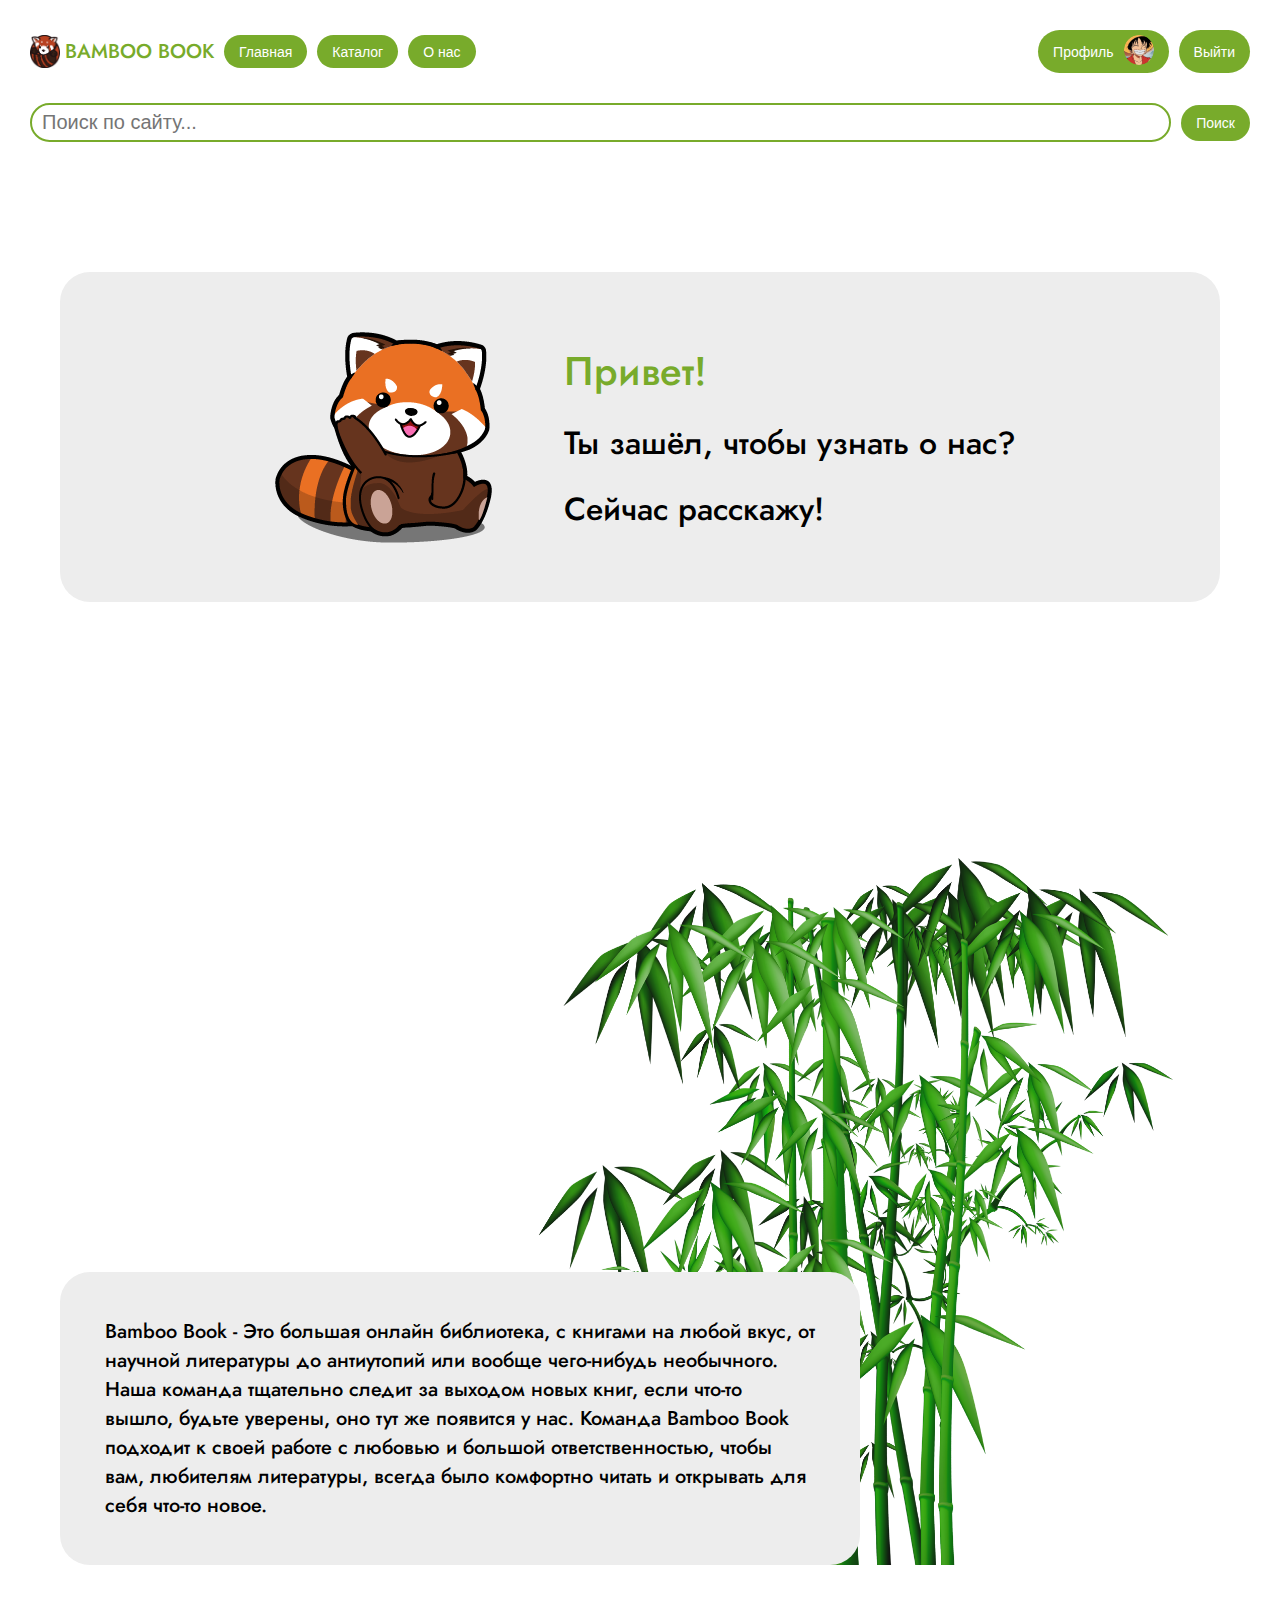
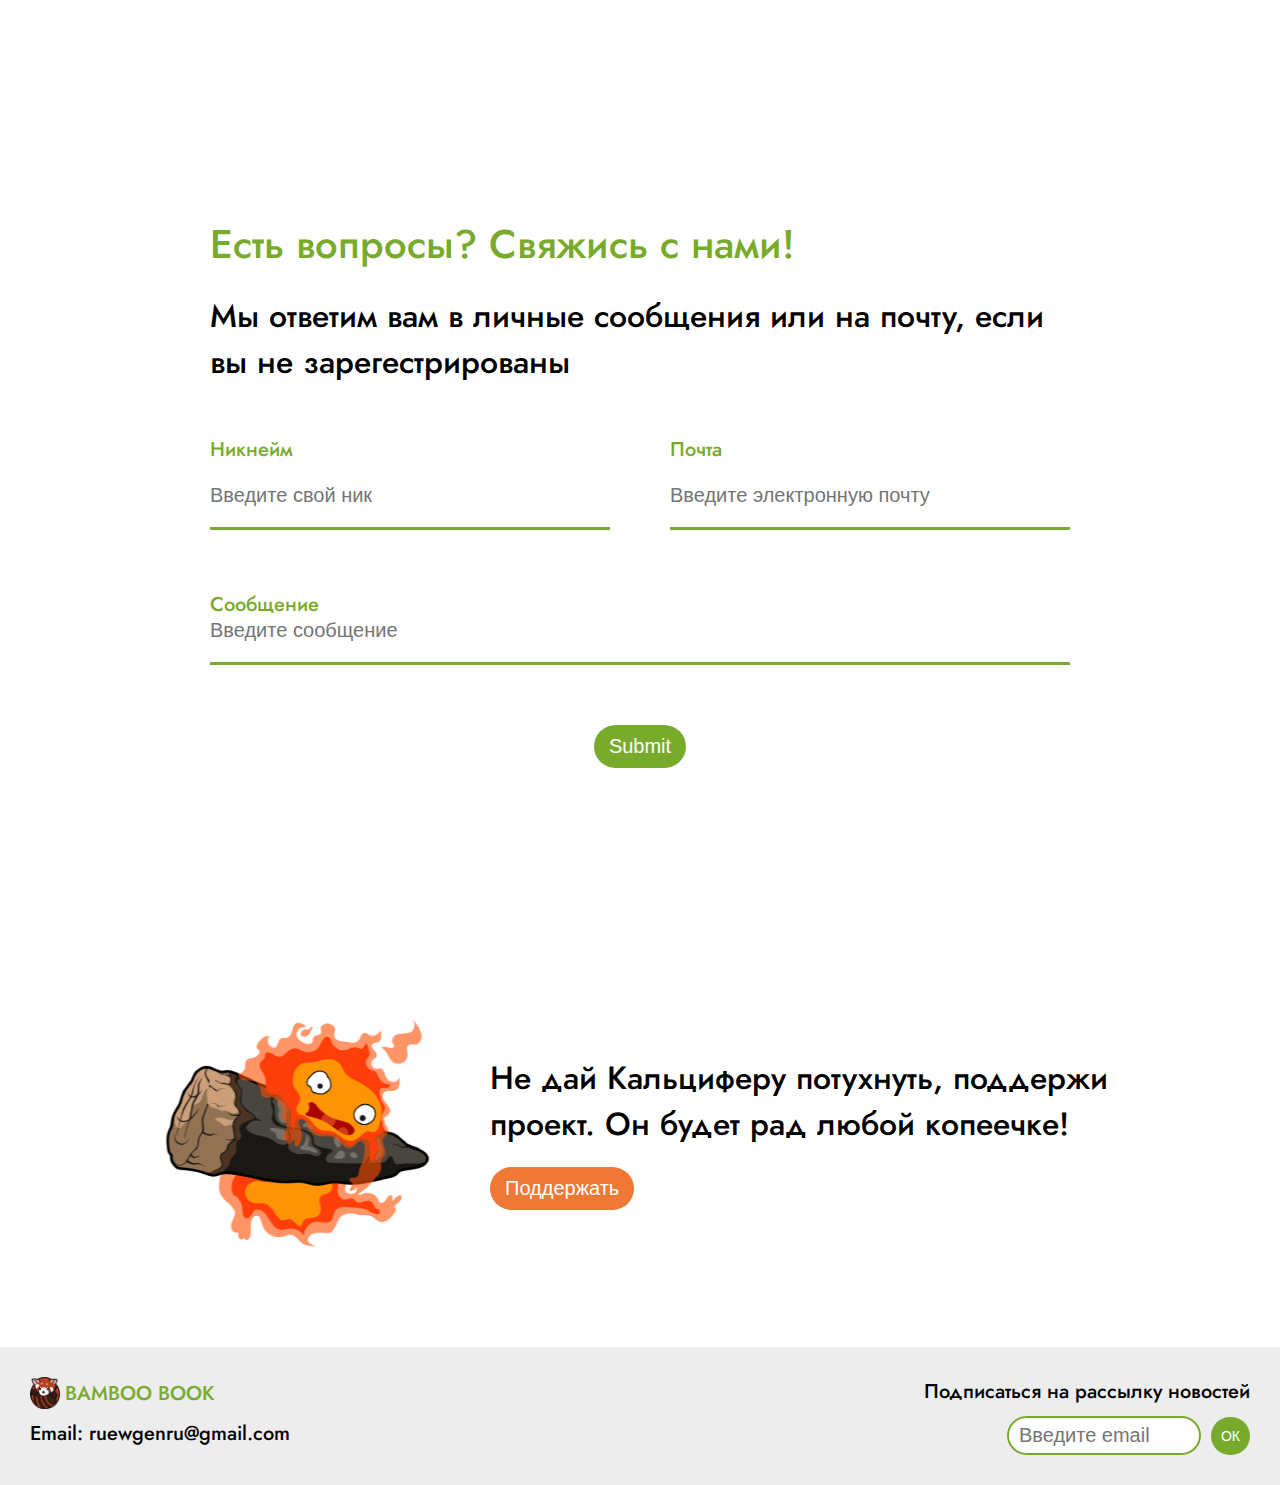
<file: aboutUs.html>
<!doctype html>
<html lang="en">
<head>
    <meta charset="UTF-8">
    <meta name="viewport"
          content="width=device-width, user-scalable=no, initial-scale=1.0, maximum-scale=1.0, minimum-scale=1.0">
    <meta http-equiv="X-UA-Compatible" content="ie=edge">
    <title>Bamboo Book-О нас</title>
    <link rel="stylesheet" href="assets/css/main/main.css">
    <link rel="stylesheet" href="assets/css/aboutUs/aboutUs.css">
    <script src="assets/script.js" defer></script>

    <link rel="shortcut icon" href="assets/img/main/favicon.ico" type="image/x-icon">
</head>
<body>

<header>
    <div class="header__row">
        <div class="header__row-top">
            <div class="header__row-left">
                <a href="index.html">
                    <div class="logotype">
                        <img src="./assets/img/main/header/2223150%206.png" alt="">
                        <p class="logoText">bamboo book</p>
                    </div>
                </a>

                <div class="header__row-links tabletNone">
                    <button>
                        <a href="index.html">Главная</a>
                    </button>

                    <button>
                        <a href="./catalog.html">Каталог</a>
                    </button>

                    <button>
                        <a href="./aboutUs.html">О нас</a>
                    </button>
                </div>
            </div>

            <div class="header__row-right tabletNone" style="">
                <button style="display: flex; gap: 10px; align-items: center">
                    <a href="./profile.html">Профиль</a>
                    <a href="./profile.html"><img src="./assets/img/main/header/photo_2022-12-09_15-21-55%201.png" alt=""></a>
                </button>

                <button class="button__logout"><a href="">Выйти</a></button>
            </div>

            <div class="header__row-burgerMenu">
                <img src="./assets/img/main/menu.png" alt="">
            </div>
        </div>

        <div class="header__row-menu none">
            <div class="header__row-links">
                <a href="index.html" style="color: black; border-bottom: 1px solid #78AB2B">Главная</a>

                <a href="./catalog.html" style="color: black; border-bottom: 1px solid #78AB2B">Каталог</a>

                <a href="./aboutUs.html" style="color: black; border-bottom: 1px solid #78AB2B">О нас</a>
            </div>

            <div class="header__row-right ">
                <a href="./profile.html"><img src="./assets/img/main/header/photo_2022-12-09_15-21-55%201.png" alt=""></a>
                <a href="" style="color: black; border-bottom: 1px solid #78AB2B">Выйти</a>
            </div>
        </div>

        <div class="header__row-bottom ">
            <form style="display: flex; flex-wrap: nowrap; gap: 10px; align-items: center">
                <label style="width: 100%">
                    <input type="search" placeholder="Поиск по сайту...">
                </label>

                <label>
                    <input class="search__submit" type="submit" value="Поиск">
                </label>
            </form>
        </div>
    </div>
</header>

<div class="content largeGap">
    <div class="cover aboutUs">
    <div class="cover-block" style="">
        <img src="./assets/img/cover/Без%20имени-1%203.png" alt="">
        <div class="cover-text" style="">
          <h1 style="color: #78AB2B">Привет!</h1>
          <h2>Ты зашёл, чтобы узнать о нас?</h2>
          <h2>Сейчас расскажу!</h2>
        </div>
  </div>
  </div>

    <div class="aboutUs__block">
        <div class="aboutUs__block-text">
            <p>Bamboo Book - Это большая онлайн библиотека, с книгами на любой вкус, от научной литературы до антиутопий или вообще чего-нибудь необычного. Наша команда тщательно следит за выходом новых книг, если что-то вышло, будьте уверены, оно тут же появится у нас.  Команда Bamboo Book подходит к своей работе с любовью и большой ответственностью, чтобы вам, любителям литературы, всегда было комфортно читать и открывать для себя что-то новое.</p>
        </div>
    </div>

    <div class="content-form">
      <div class="content-form-text">
          <h1 style="color: #78AB2B">Есть вопросы? Свяжись с нами!</h1>
          <h2>Мы ответим вам в личные сообщения или на почту, если вы не зарегестрированы</h2>
      </div>

      <form action="" class="mailUs">
            <div class="form-row">
                <label style="width: 100%">
                    <p style="color: #78AB2B">Никнейм</p>
                    <input type="text" class="mail" placeholder="Введите свой ник">
                </label>

                <label style="width: 100%">
                    <p style="color: #78AB2B">Почта</p>
                    <input type="text" class="mail" placeholder="Введите электронную почту">
                </label>
            </div>

            <label>
                <p style="color: #78AB2B">Сообщение</p>
                <input type="text" class="mail" placeholder="Введите сообщение">
            </label>

            <label style="text-align: center">
                <input type="submit" class="send">
            </label>
      </form>
  </div>

    <div class="aboutUs__donate">
        <img src="./assets/img/aboutUs/Без%20имени-1%204.png" alt="">

        <div class="aboutUs__donate-text">
            <h2>Не дай Кальциферу потухнуть, поддержи проект. Он будет рад любой копеечке!</h2>
            
            <button class="button__large button__orange">
                <a href="">Поддержать</a>
            </button>
        </div>
    </div>
</div>

<footer>
    <div class="footer-left" style="">
        <a href="">
            <div class="logotype">
                <img src="./assets/img/main/header/2223150%206.png" alt="">
                <p class="logoText">bamboo book</p>
            </div>
        </a>
        <p>Email: ruewgenru@gmail.com</p>
    </div>

    <div class="footer__right" style="">
        <p>Подписаться на рассылку новостей</p>
        <div class="footer__right-email">
            <form class="footer__right-form">
                <label>
                    <input class="email" type="text" placeholder="Введите email">
                </label>

                <label>
                    <input class="OK" type="submit" value="ОК">
                </label>
            </form>
        </div>
    </div>
</footer>

</body>
</html>
</file>
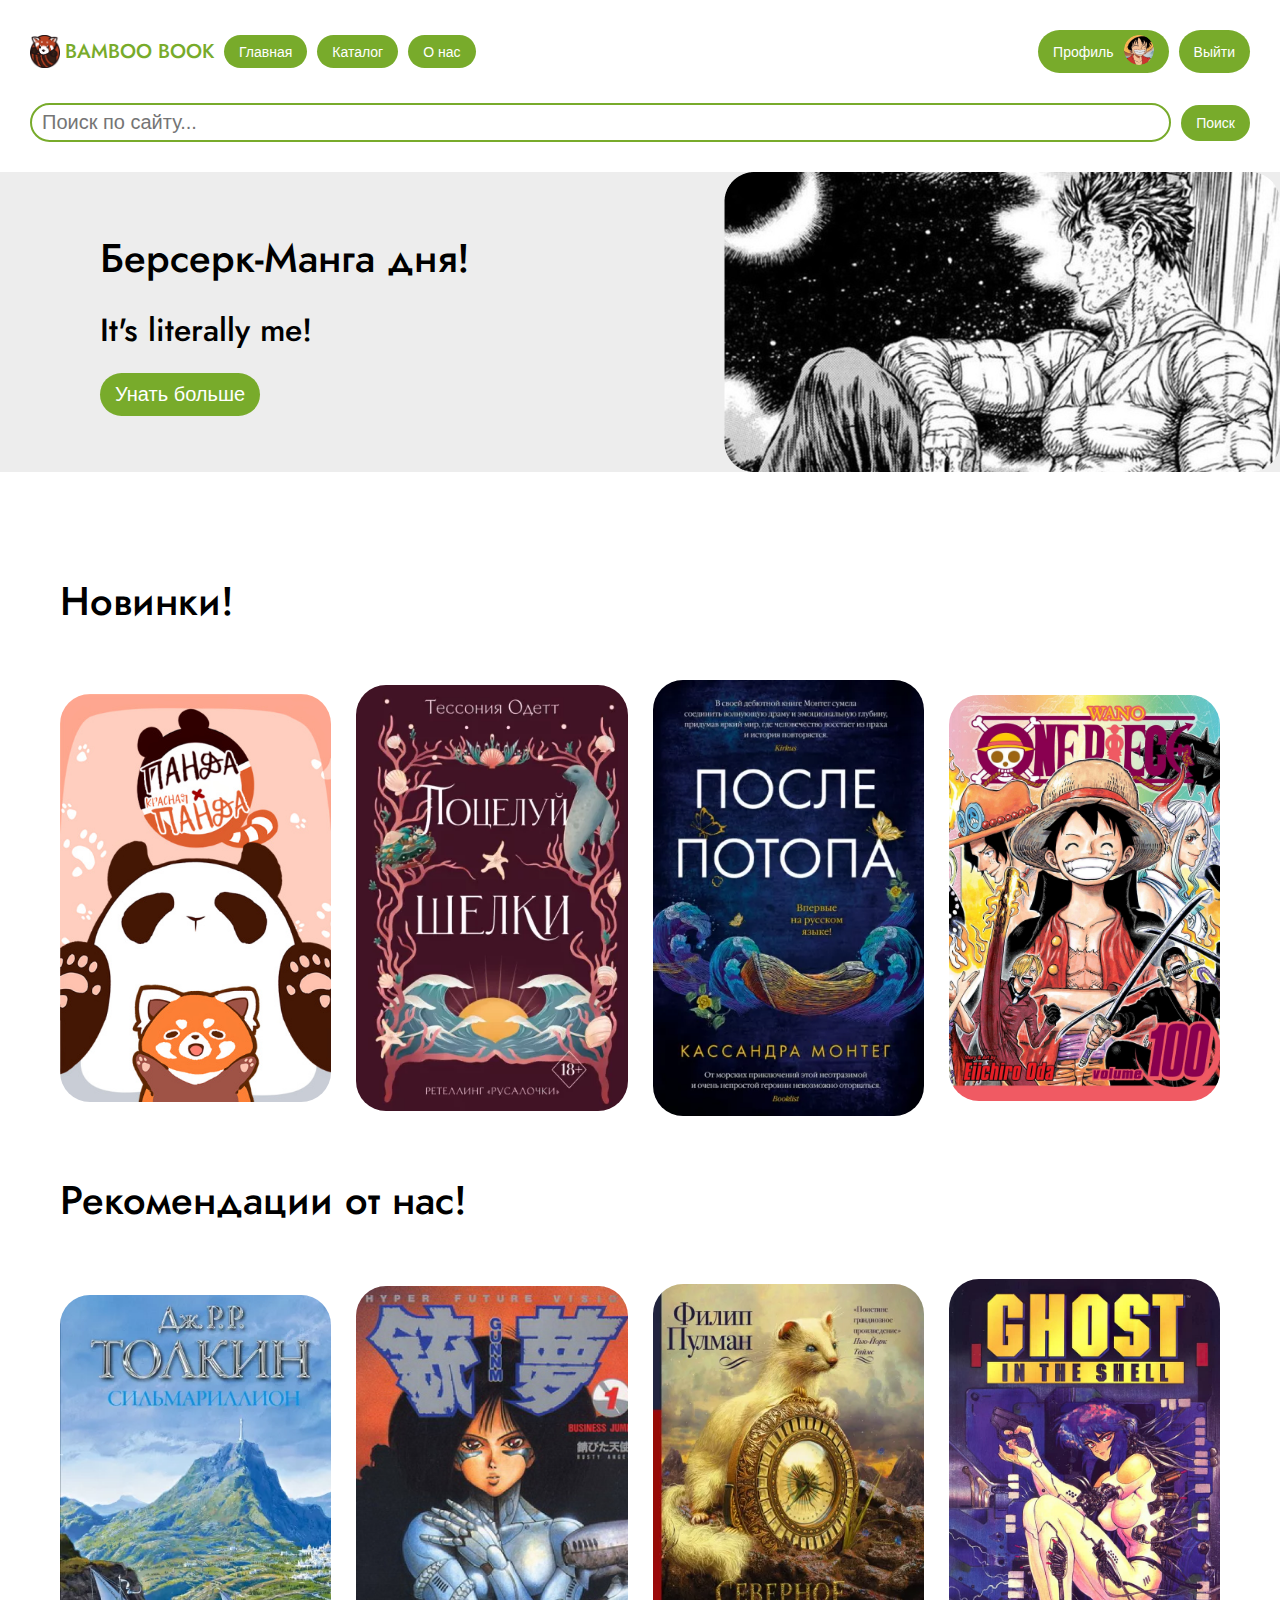
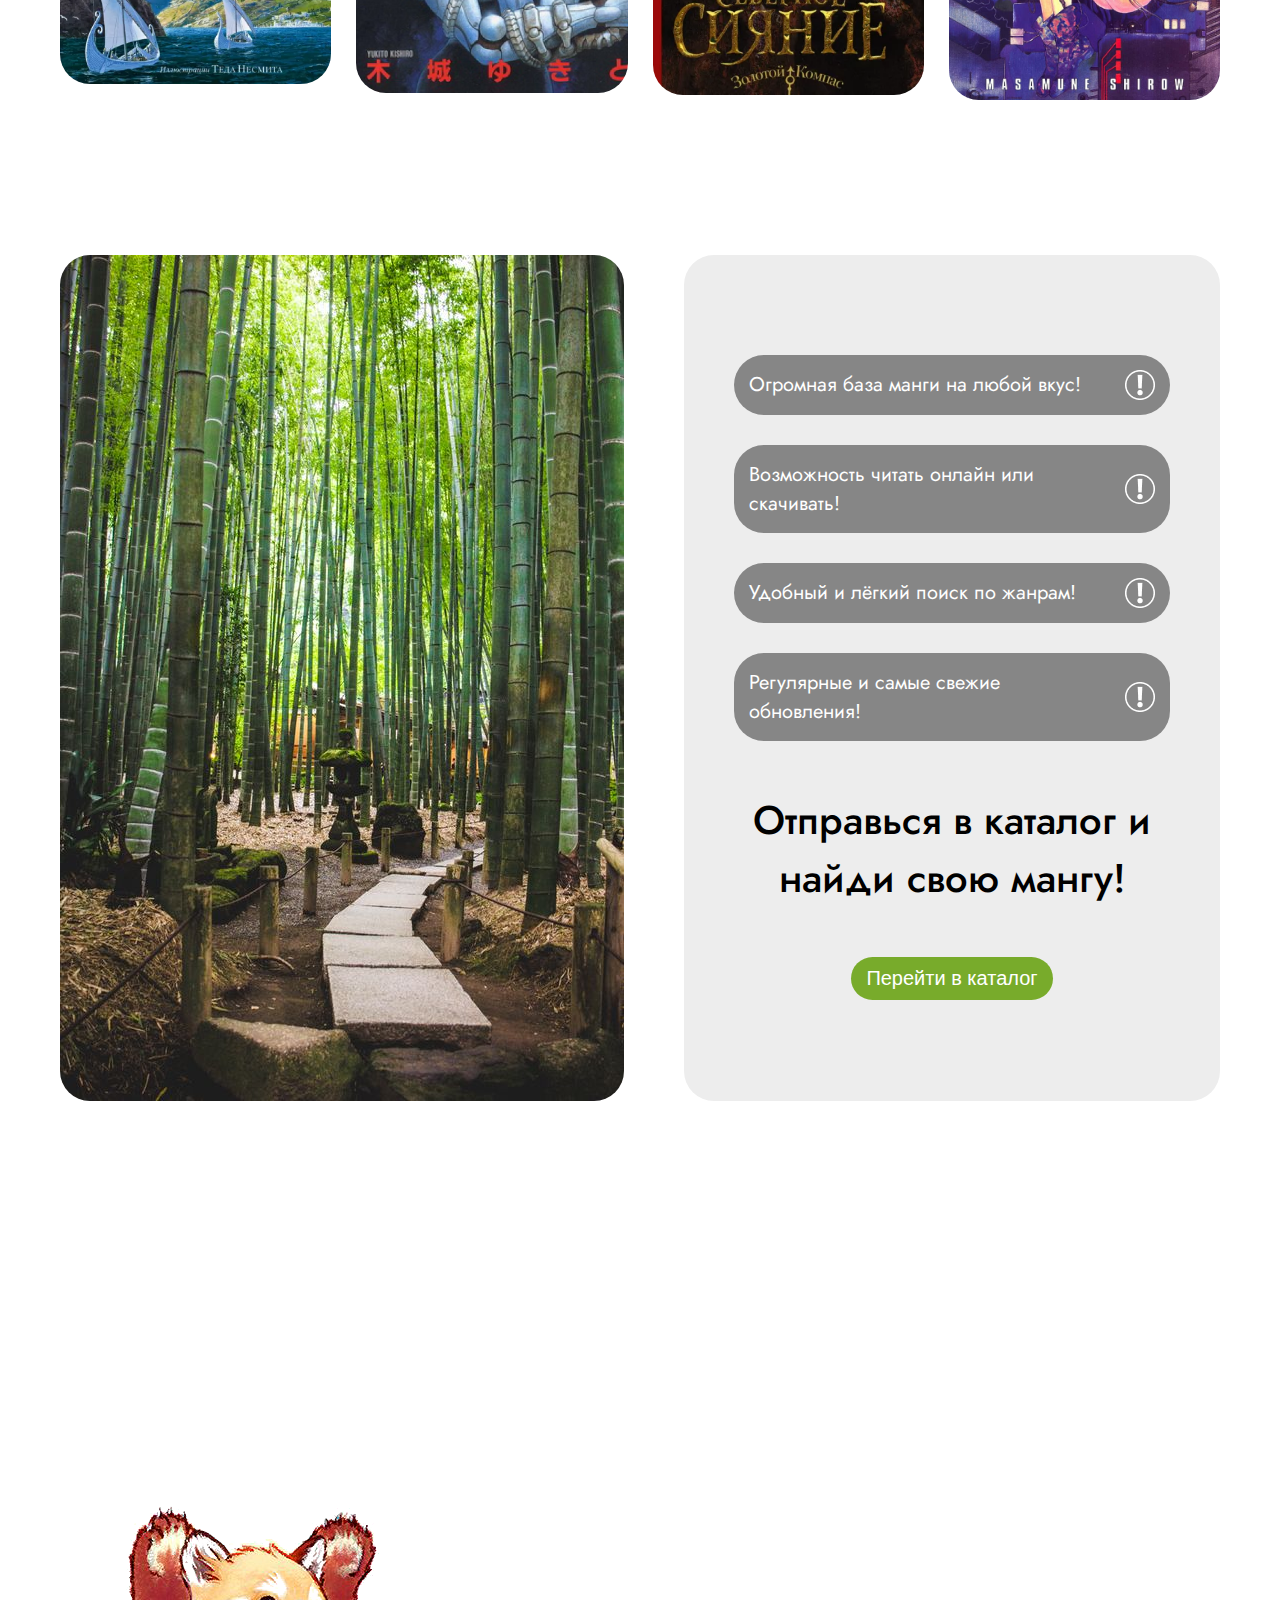
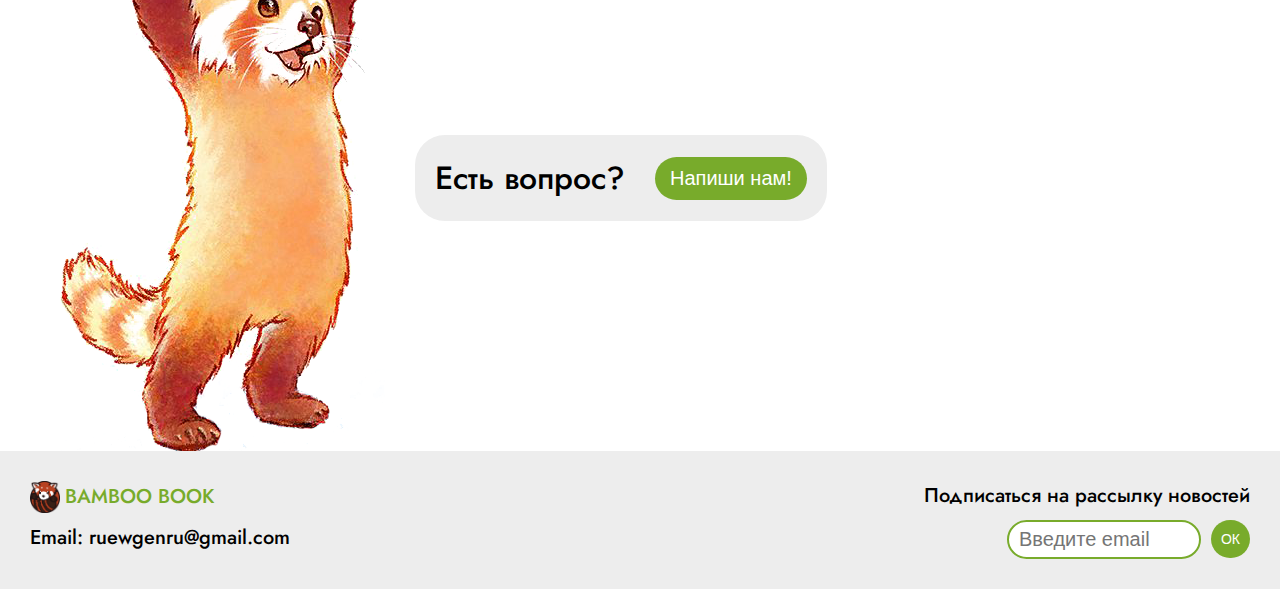
<file: main.html>
<!doctype html>
<html lang="en">
<head>
    <meta charset="UTF-8">
    <meta name="viewport"
          content="width=device-width, user-scalable=no, initial-scale=1.0, maximum-scale=1.0, minimum-scale=1.0">
    <meta http-equiv="X-UA-Compatible" content="ie=edge">
    <title>Document</title>
    <link rel="stylesheet" href="assets/css/main/main.css">
    <script src="assets/script.js" defer></script>
</head>
<body>
    <header>
    <div class="header__row">
        <div class="header__row-top">
            <div class="header__row-left">
                <a href="./main.html">
                    <div class="logotype">
                        <img src="./assets/img/main/header/2223150%206.png" alt="">
                        <p class="logoText">bamboo book</p>
                    </div>
                </a>

                <div class="header__row-links tabletNone">
                    <button>
                        <a href="./main.html">Главная</a>
                    </button>

                    <button>
                        <a href="./catalog.html">Каталог</a>
                    </button>

                    <button>
                        <a href="./aboutUs.html">О нас</a>
                    </button>
                </div>
            </div>

            <div class="header__row-right tabletNone" style="">
                <button style="display: flex; gap: 10px; align-items: center">
                    <a href="./profile.html">Профиль</a>
                    <a href="./profile.html"><img src="./assets/img/main/header/photo_2022-12-09_15-21-55%201.png" alt=""></a>
                </button>

                <button class="button__logout"><a href="">Выйти</a></button>
            </div>
            
            <div class="header__row-burgerMenu">
                <img src="./assets/img/main/menu.png" alt="">
            </div>
        </div>

        <div class="header__row-menu none">
            <div class="header__row-links">
                <a href="./main.html" style="color: black; border-bottom: 1px solid #78AB2B">Главная</a>

                <a href="./catalog.html" style="color: black; border-bottom: 1px solid #78AB2B">Каталог</a>

                <a href="./aboutUs.html" style="color: black; border-bottom: 1px solid #78AB2B">О нас</a>
            </div>

            <div class="header__row-right ">
                <a href="./profile.html"><img src="./assets/img/main/header/photo_2022-12-09_15-21-55%201.png" alt=""></a>
                <a href="" style="color: black; border-bottom: 1px solid #78AB2B">Выйти</a>
            </div>
        </div>

        <div class="header__row-bottom ">
            <form style="display: flex; flex-wrap: nowrap; gap: 10px; align-items: center">
                <label style="width: 100%">
                    <input type="search" placeholder="Поиск по сайту...">
                </label>

                <label>
                    <input class="search__submit" type="submit" value="Поиск">
                </label>
            </form>
        </div>
    </div>
</header>

    <div class="slider slider__first">
        <div class="slider-block">
            <h1>Берсерк-Манга дня!</h1>
            <h2>It's literally me!</h2>
            <button class="button__large">
                <a href="./Book/Berserk.html">Унать больше</a>
            </button>
        </div>
    </div>

    <div class="content">
        <div class="content__blocks">
            <div class="content__block-column">
                <h1>Новинки!</h1>
                <div class="content__blocks-row">
                    <a href="" class="mangaLink"><img src="./assets/img/Book/main/News/Panda/vgIPKmDmrXtk_250x350.jpg" alt=""></a>
                    <a href="" class="mangaLink"><img src="./assets/img/Book/main/News/Kiss/cover.webp" alt=""></a>
                    <a href="" class="mangaLink mobileNone"><img src="./assets/img/Book/main/News/After/cover%20(1).webp" alt=""></a>
                    <a href="" class="mangaLink none"><img src="./assets/img/Book/main/News/One_piece/One+Piece+100.jpg" alt=""></a>
                </div>
            </div>
            <div class="content__block-column">
                <h1>Рекомендации от нас!</h1>
                <div class="content__blocks-row" >
                    <a href="" class="mangaLink"><img src="./assets/img/Book/main/Recomendation/Silmalirion/cover.webp" alt=""></a>
                    <a href="./Book/Alita.html" class="mangaLink"><img src="./assets/img/Book/main/Recomendation/Alita/Battle_Angel_Alita_vol01%201.png" alt=""></a>
                    <a href="" class="mangaLink mobileNone"><img src="./assets/img/Book/main/Recomendation/Gold/cover.webp" alt=""></a>
                    <a href="./Book/GhostInTheShell.html" class="mangaLink none"><img src="./assets/img/Book/main/Recomendation/GITS/GiS.manga.cover%20(1).jpg" alt=""></a>
                </div>
            </div>
        </div>

        <div class="content__toCatalog">
            <img src="./assets/img/landing/9641cd58f239de7d3e2767abeae63d33%201.jpg" alt="" style="border-radius: 30px" class="tabletNone none">

            <div class="content__toCatalog-block">
                <div class="content__toCatalog-subBlocks" >
                    <div class="content__toCatalog-subBlock">
                        <p class="whiteText">Огромная база манги на любой вкус!</p>
                        <img src="./assets/img/landing/697%202.png" alt="">
                    </div>

                    <div class="content__toCatalog-subBlock">
                        <p class="whiteText">Возможность читать онлайн или скачивать!</p>
                        <img src="./assets/img/landing/697%202.png" alt="">
                    </div>

                    <div class="content__toCatalog-subBlock">
                        <p class="whiteText">Удобный и лёгкий поиск по жанрам!</p>
                        <img src="./assets/img/landing/697%202.png" alt="">
                    </div>

                    <div class="content__toCatalog-subBlock">
                        <p class="whiteText">Регулярные и самые свежие обновления!</p>
                        <img src="./assets/img/landing/697%202.png" alt="">
                    </div>
                </div>

                <div class="content__toCatalog-text">
                    <h1 style="text-align: center">Отправься в каталог и найди свою мангу!</h1>
                    <button class="button__large">
                        <a href="catalog.html">Перейти в каталог</a>
                    </button>
                </div>

            </div>
        </div>

        <div class="content_toAboutUs">
            <img src="./assets/img/main/Без%20имени-1%201.png" alt="">

            <div class="content_toAboutUs-block" style="">
                <h2>Есть вопрос?</h2>
                <button class="button__large">
                    <a href="aboutUs.html">Напиши нам!</a>
                </button>
            </div>
        </div>
    </div>

    <footer>
        <div class="footer-left" style="">
            <a href="">
                <div class="logotype">
                    <img src="./assets/img/main/header/2223150%206.png" alt="">
                    <p class="logoText">bamboo book</p>
                </div>
            </a>
            <p>Email: ruewgenru@gmail.com</p>
        </div>

        <div class="footer__right" style="">
            <p>Подписаться на рассылку новостей</p>
            <div class="footer__right-email">
                <form class="footer__right-form">
                    <label>
                        <input class="email" type="text" placeholder="Введите email">
                    </label>

                    <label>
                        <input class="OK" type="submit" value="ОК">
                    </label>
                </form>
            </div>
        </div>
    </footer>
</body>
</html>
</file>
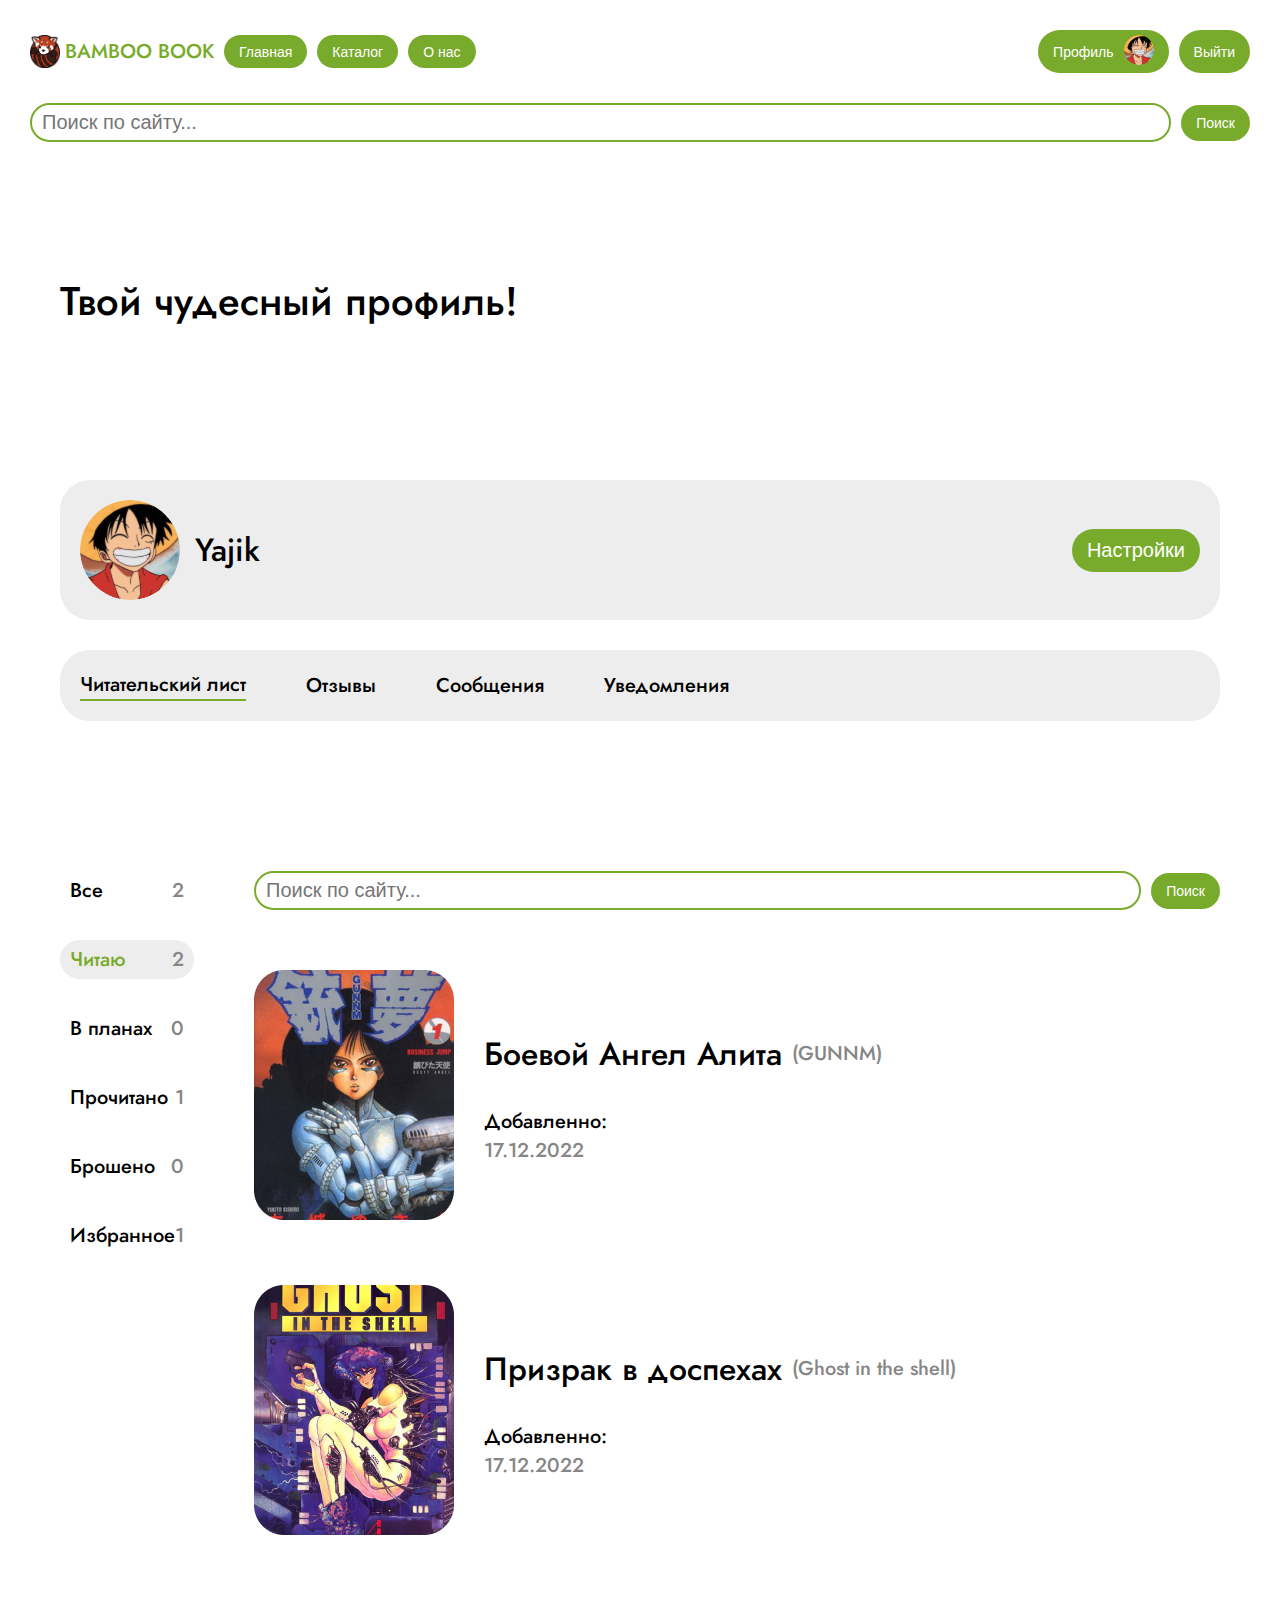
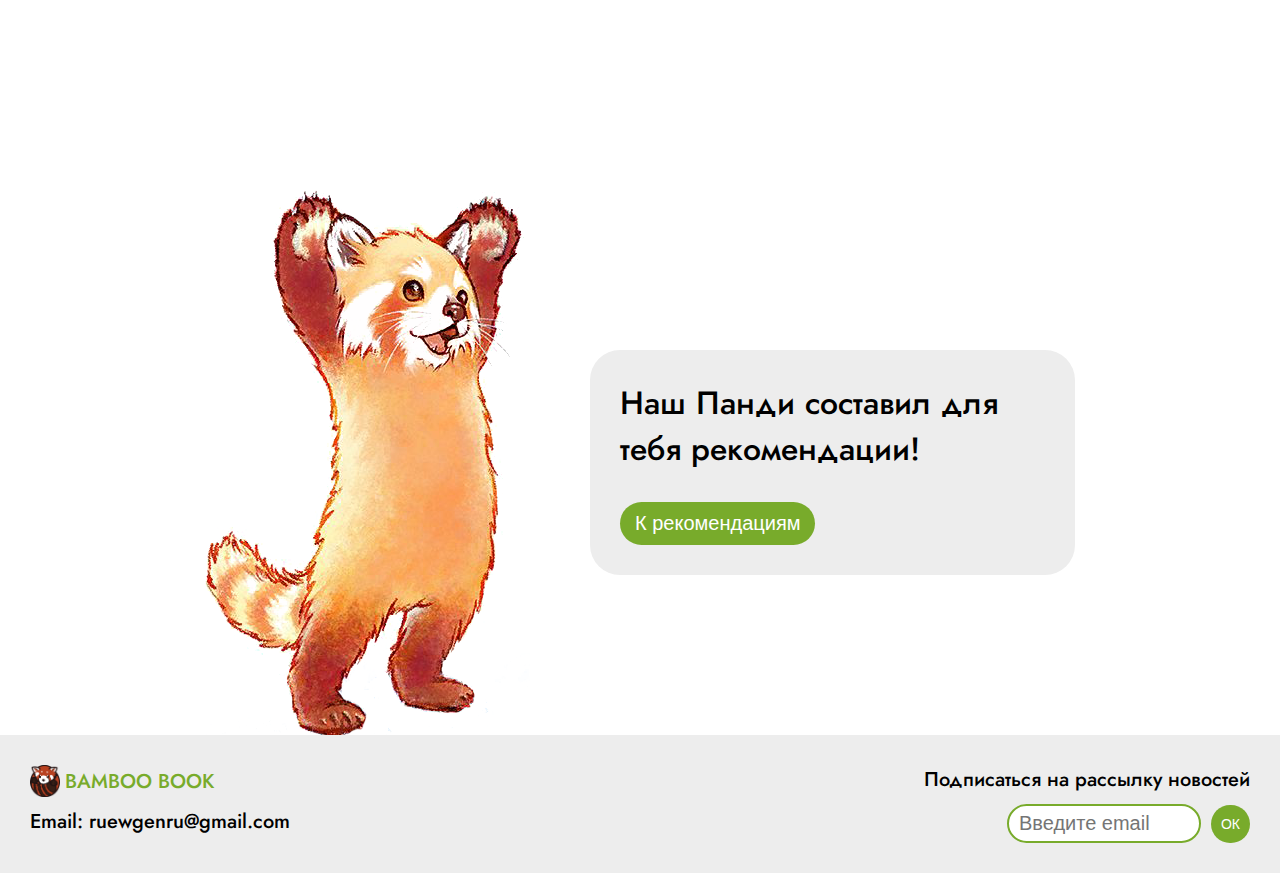
<file: profile.html>
<!doctype html>
<html lang="en">
<head>
    <meta charset="UTF-8">
    <meta name="viewport"
          content="width=device-width, user-scalable=no, initial-scale=1.0, maximum-scale=1.0, minimum-scale=1.0">
    <meta http-equiv="X-UA-Compatible" content="ie=edge">
    <title>Bamboo Book-Профиль</title>
    <link rel="stylesheet" href="assets/css/main/main.css">
    <link rel="stylesheet" href="assets/css/profile/profile.css">
    <script src="assets/script.js" defer></script>
    <script src="assets/script2.js" defer></script>

    <link rel="shortcut icon" href="assets/img/main/favicon.ico" type="image/x-icon">
</head>
<body>

<header>
    <div class="header__row">
        <div class="header__row-top">
            <div class="header__row-left">
                <a href="index.html">
                    <div class="logotype">
                        <img src="./assets/img/main/header/2223150%206.png" alt="">
                        <p class="logoText">bamboo book</p>
                    </div>
                </a>

                <div class="header__row-links tabletNone">
                    <button>
                        <a href="index.html">Главная</a>
                    </button>

                    <button>
                        <a href="./catalog.html">Каталог</a>
                    </button>

                    <button>
                        <a href="./aboutUs.html">О нас</a>
                    </button>
                </div>
            </div>

            <div class="header__row-right tabletNone" style="">
                <button style="display: flex; gap: 10px; align-items: center">
                    <a href="./profile.html">Профиль</a>
                    <a href="./profile.html"><img src="./assets/img/main/header/photo_2022-12-09_15-21-55%201.png" alt=""></a>
                </button>

                <button class="button__logout"><a href="">Выйти</a></button>
            </div>

            <div class="header__row-burgerMenu">
                <img src="./assets/img/main/menu.png" alt="">
            </div>
        </div>

        <div class="header__row-menu none">
            <div class="header__row-links">
                <a href="index.html" style="color: black; border-bottom: 1px solid #78AB2B">Главная</a>

                <a href="./catalog.html" style="color: black; border-bottom: 1px solid #78AB2B">Каталог</a>

                <a href="./aboutUs.html" style="color: black; border-bottom: 1px solid #78AB2B">О нас</a>
            </div>

            <div class="header__row-right ">
                <a href="./profile.html"><img src="./assets/img/main/header/photo_2022-12-09_15-21-55%201.png" alt=""></a>
                <a href="" style="color: black; border-bottom: 1px solid #78AB2B">Выйти</a>
            </div>
        </div>

        <div class="header__row-bottom ">
            <form style="display: flex; flex-wrap: nowrap; gap: 10px; align-items: center">
                <label style="width: 100%">
                    <input type="search" placeholder="Поиск по сайту...">
                </label>

                <label>
                    <input class="search__submit" type="submit" value="Поиск">
                </label>
            </form>
        </div>
    </div>
</header>

<div class="content">
    <h1 style="text-align: left; width: 100%;">Твой чудесный профиль!</h1>

    <div class="profile ">
        <div class="profile__cover">
            <div class="profile__cover-left">
                <img src="./assets/img/profile/photo_2022-12-09_15-21-55%202.png" alt="">
                <h2>Yajik</h2>
            </div>

            <div class="profile__cover-right">
                <button class="button__large">
                    <a href="">Настройки</a>
                </button>
            </div>
        </div>
        <div class="profile__select">
            <p class="profile__select-selected" style="cursor: pointer">Читательский лист</p>
            <p style="cursor: pointer">Отзывы</p>
            <p style="cursor: pointer">Сообщения</p>
            <p style="cursor: pointer">Уведомления</p>
        </div>
    </div>

    <div class="profile-mobile">
        <div class="profile-mobile-row">
            <div class="profile-mobile-left">
                <img src="./assets/img/profile/photo_2022-12-09_15-21-55%202.png" alt="">
                <h2>Yajik</h2>
            </div>

            <div class="profile-mobile-right">
                <img src="./assets/img/main/menu.png" alt="" class="">
            </div>
        </div>

        <div class="profile-mobile-select none">
            <p class="profile__select-selected" style="cursor: pointer">Читательский лист</p>
            <p style="cursor: pointer">Отзывы</p>
            <p style="cursor: pointer">Сообщения</p>
            <p style="cursor: pointer">Уведомления</p>

            <button class="button__large">
                <a href="">Настройки</a>
            </button>
        </div>
    </div>

    <div class="reader__list">
        <div class="reader__list-options">
            <div class="reader__list-option">
                <p>Все</p>
                <p style="color: #868686">2</p>
            </div>

            <div class="reader__list-option reader__list-option-selected">
                <p class="">Читаю</p>
                <p style="color: #868686">2</p>
            </div>

            <div class="reader__list-option">
                <p>В планах</p>
                <p style="color: #868686">0</p>
            </div>

            <div class="reader__list-option">
                <p>Прочитано</p>
                <p style="color: #868686">1</p>
            </div>

            <div class="reader__list-option">
                <p>Брошено</p>
                <p style="color: #868686">0</p>
            </div>

            <div class="reader__list-option">
                <p>Избранное</p>
                <p style="color: #868686">1</p>
            </div>
        </div>

        <div class="reader__list-block" style="">
            <div class="reader__list-search">
                <form style="display: flex; flex-wrap: nowrap; gap: 10px; align-items: center">
                    <label style="width: 100%">
                        <input type="search" placeholder="Поиск по сайту...">
                    </label>

                    <label>
                        <input class="search__submit" type="submit" value="Поиск">
                    </label>
                </form>
            </div>

            <div class="reader__list-list">
                <div class="reader__list-list__block" style="">
                    <a href="./Book/Alita.html"><img src="./assets/img/profile/Battle_Angel_Alita_vol01%202.png" alt=""></a>

                    <div class="list__block-text" style="">
                        <div class="list__block-title">
                            <h2>Боевой Ангел Алита</h2>
                            <p style="color: #868686">(GUNNM)</p>
                        </div>
                        <div class="list__block-date">
                            <p>Добавленно:</p>
                            <p style="color: #868686">17.12.2022</p>
                        </div>
                    </div>
                </div>
            </div>

            <div class="reader__list-list">
                <div class="reader__list-list__block" >
                    <a href="./Book/GhostInTheShell.html"><img src="./assets/img/profile/GiS.manga%201.png" alt=""></a>

                    <div class="list__block-text">
                        <div class="list__block-title" >
                            <h2>Призрак в доспехах</h2>
                            <p style="color: #868686">(Ghost in the shell)</p>
                        </div>
                        <div class="list__block-date">
                            <p>Добавленно:</p>
                            <p style="color: #868686">17.12.2022</p>
                        </div>
                    </div>
                </div>
            </div>
        </div>
    </div>

    <div class="toRec" style="">
        <img src="./assets/img/profile/Без%20имени-1%202.png" alt="">

        <div class="toRec__block">
            <h2>Наш Панди составил для тебя рекомендации!</h2>

            <button class="button__large">
                <a href="">К рекомендациям</a>
            </button>
        </div>
    </div>
</div>

<footer>
    <div class="footer-left" style="">
        <a href="">
            <div class="logotype">
                <img src="./assets/img/main/header/2223150%206.png" alt="">
                <p class="logoText">bamboo book</p>
            </div>
        </a>
        <p>Email: ruewgenru@gmail.com</p>
    </div>

    <div class="footer__right" style="">
        <p>Подписаться на рассылку новостей</p>
        <div class="footer__right-email">
            <form class="footer__right-form">
                <label>
                    <input class="email" type="text" placeholder="Введите email">
                </label>

                <label>
                    <input class="OK" type="submit" value="ОК">
                </label>
            </form>
        </div>
    </div>
</footer>


</body>
</html>
</file>
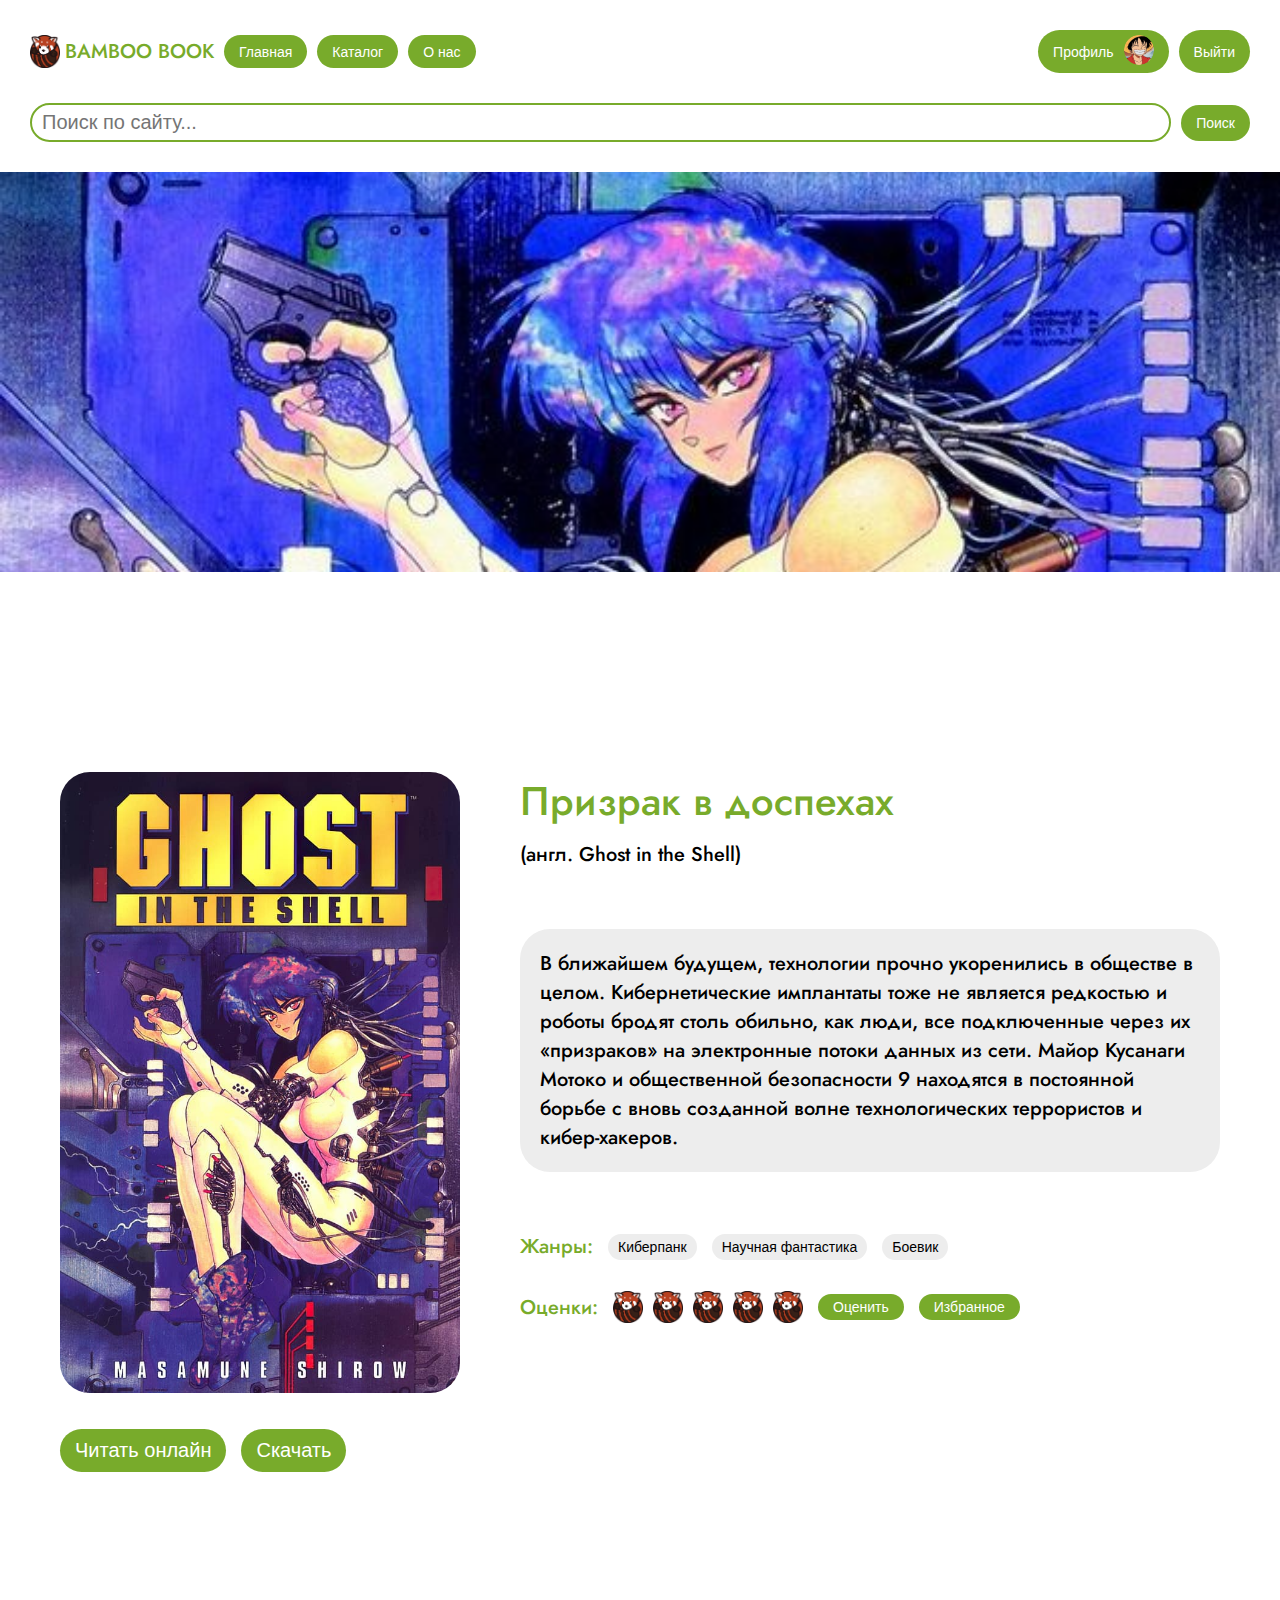
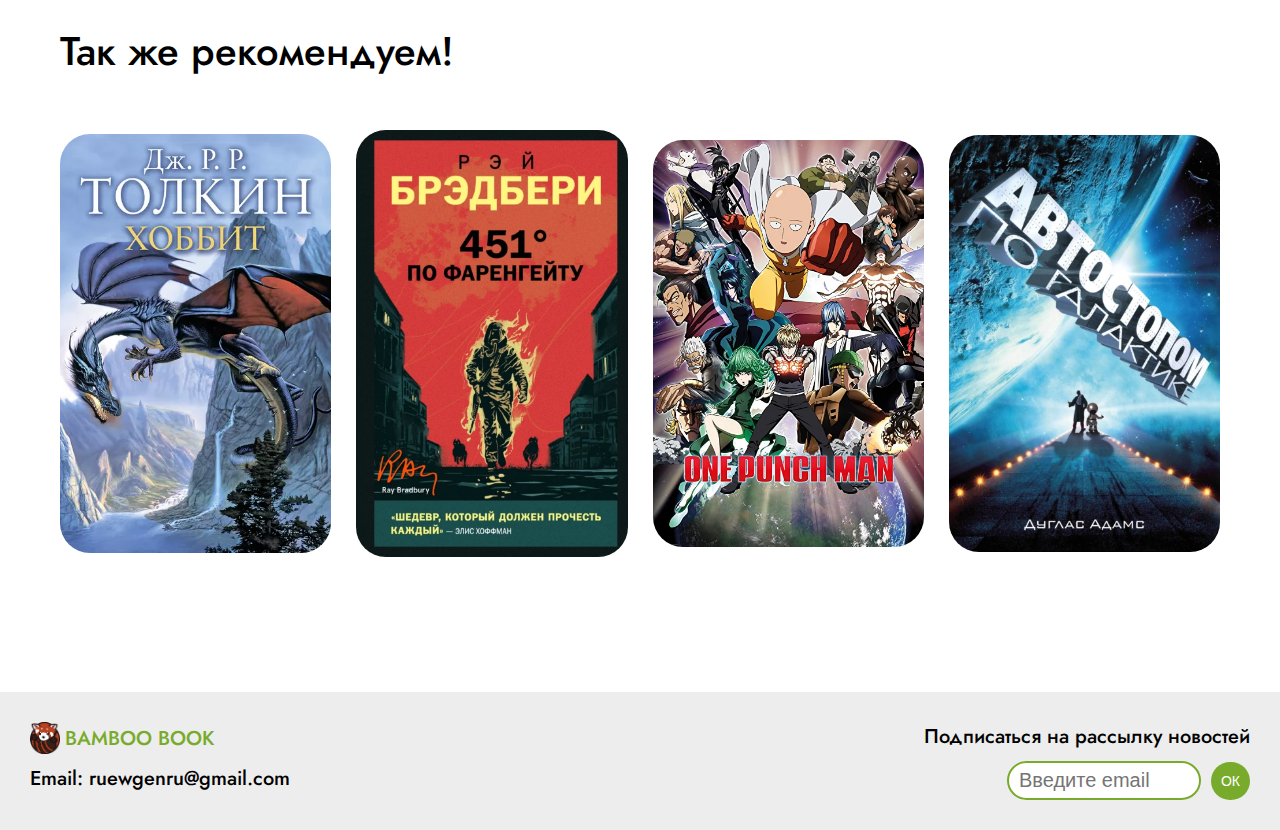
<file: Book/GhostInTheShell.html>
<!doctype html>
<html lang="en">
<head>
    <meta charset="UTF-8">
    <meta name="viewport"
          content="width=device-width, user-scalable=no, initial-scale=1.0, maximum-scale=1.0, minimum-scale=1.0">
    <meta http-equiv="X-UA-Compatible" content="ie=edge">
    <title>Bamboo Book-Призрак в доспехах</title>
    <link rel="stylesheet" href="../assets/css/main/main.css">
    <link rel="stylesheet" href="../assets/css/Book/book.css">
    <link rel="stylesheet" href="../assets/css/Book/Alita/GITS.css">

    <link rel="shortcut icon" href="/assets/img/main/favicon.ico" type="image/x-icon">
</head>
<body>
<header>
    <div class="header__row">
        <div class="header__row-top">
            <div class="header__row-left">
                <a href="../index.html">
                    <div class="logotype">
                        <img src="./../assets/img/main/header/2223150%206.png" alt="">
                        <p class="logoText">bamboo book</p>
                    </div>
                </a>

                <div class="header__row-links tabletNone">
                    <button>
                        <a href="../index.html">Главная</a>
                    </button>

                    <button>
                        <a href="./../catalog.html">Каталог</a>
                    </button>

                    <button>
                        <a href="./../aboutUs.html">О нас</a>
                    </button>
                </div>
            </div>

            <div class="header__row-right tabletNone" style="">
                <button style="display: flex; gap: 10px; align-items: center">
                    <a href="./../profile.html">Профиль</a>
                    <a href="./../profile.html"><img src="./../assets/img/main/header/photo_2022-12-09_15-21-55%201.png" alt=""></a>
                </button>

                <button class="button__logout"><a href="">Выйти</a></button>
            </div>

            <div class="header__row-burgerMenu">
                <img src="./../assets/img/main/menu.png" alt="">
            </div>
        </div>

        <div class="header__row-menu none">
            <div class="header__row-links">
                <a href="../index.html" style="color: black; border-bottom: 1px solid #78AB2B">Главная</a>

                <a href="./../catalog.html" style="color: black; border-bottom: 1px solid #78AB2B">Каталог</a>

                <a href="./../aboutUs.html" style="color: black; border-bottom: 1px solid #78AB2B">О нас</a>
            </div>

            <div class="header__row-right ">
                <a href="./../profile.html"><img src="./../assets/img/main/header/photo_2022-12-09_15-21-55%201.png" alt=""></a>
                <a href="" style="color: black; border-bottom: 1px solid #78AB2B">Выйти</a>
            </div>
        </div>

        <div class="header__row-bottom ">
            <form style="display: flex; flex-wrap: nowrap; gap: 10px; align-items: center">
                <label style="width: 100%">
                    <input type="search" placeholder="Поиск по сайту...">
                </label>

                <label>
                    <input class="search__submit" type="submit" value="Поиск">
                </label>
            </form>
        </div>
    </div>
</header>

<div class="mangaCover gits"></div>

<div class="content">
    <div class="manga__block" style="">
        <div class="manga__block-cover">
            <img src="../assets/img/Book/main/Recomendation/GITS/GiS.manga.cover%20(1).jpg" alt="">

            <div class="manga__block-cover-buttons">
                <button class="button__large">
                    <a href="">Читать онлайн</a>
                </button>

                <button class="button__large">
                    <a href="">Скачать</a>
                </button>
            </div>
        </div>

        <div class="manga__block-info">
            <div class="manga__block-title">
                <h1 style="color: #78AB2B">Призрак в доспехах</h1>
                <p>(англ. Ghost in the Shell)</p>
            </div>

            <div class="manga__block-about">
                <p>В ближайшем будущем, технологии прочно укоренились в обществе в целом. Кибернетические имплантаты тоже не является редкостью и роботы бродят столь обильно, как люди, все подключенные через их «призраков» на электронные потоки данных из сети. Майор Кусанаги Мотоко и общественной безопасности 9 находятся в постоянной борьбе с вновь созданной волне технологических террористов и кибер-хакеров.</p>
            </div>

            <div class="manga__block-subBlock" style="">
                <div class="manga__block-genre" style="">
                    <p style="color: #78AB2B">Жанры:</p>
                    <button class="tag">
                        <a href="">Киберпанк</a>
                    </button>

                    <button class="tag">
                        <a href="">Научная фантастика</a>
                    </button>

                    <button class="tag">
                        <a href="">Боевик</a>
                    </button>
                </div>
                <div class="manga__block-blockReview" style="">
                    <div class="manga__block-review">
                        <p style="color: #78AB2B">Оценки:</p>
                        <div class="manga__block-stars">
                            <img src="../assets/img/main/header/2223150%206.png" alt="">
                            <img src="../assets/img/main/header/2223150%206.png" alt="">
                            <img src="../assets/img/main/header/2223150%206.png" alt="">
                            <img src="../assets/img/main/header/2223150%206.png" alt="">
                            <img src="../assets/img/main/header/2223150%206.png" alt="">
                        </div>
                    </div>

                    <div class="manga__block-button">
                        <button><a href="">Оценить</a></button>
                        <button><a href="">Избранное</a></button>
                    </div>

                </div>
            </div>
        </div>
    </div>

    <div class="manga__block-mini">
        <div class="manga__block-mini-cover">
            <div class="manga__block-title">
                <h1 style="color: #78AB2B">Призрак в доспехах</h1>
                <p>(англ. Ghost in the Shell)</p>
            </div>
            <div class="manga__block-cover">
                <img src="../assets/img/Book/main/Recomendation/GITS/GiS.manga.cover%20(1).jpg" alt="">
            </div>
        </div>

        <div class="manga__block-info">
            <div class="manga__block-about">
                <p>В ближайшем будущем, технологии прочно укоренились в обществе в целом. Кибернетические имплантаты тоже не является редкостью и роботы бродят столь обильно, как люди, все подключенные через их «призраков» на электронные потоки данных из сети. Майор Кусанаги Мотоко и общественной безопасности 9 находятся в постоянной борьбе с вновь созданной волне технологических террористов и кибер-хакеров.</p>
            </div>

            <div class="manga__block-cover-buttons">
                <button class="button__large">
                    <a href="">Читать онлайн</a>
                </button>

                <button class="button__large">
                    <a href="">Скачать</a>
                </button>
            </div>
        </div>
    </div>

    <div class="recomendation">
        <h1>Так же рекомендуем!</h1>

        <div class="content__blocks-row">
            <a href="" class="mangaLink"><img src="../assets/img/Book/Hobbit/150515-dzhon-tolkin-hobbit-150515.webp" alt=""></a>
            <a href="" class="mangaLink"><img src="../assets/img/Book/450/39507162--.webp" alt=""></a>
            <a href="" class="mangaLink mobileNone"><img src="../assets/img/Book/onePunch/MV5BMTNmZDE2NDEtNTg3MS00OTE1LThlZGUtOGZkZTg0NTUyNGVmXkEyXkFqcGdeQXVyNTgyNTA4MjM@._V1_.jpg" alt=""></a>
            <a href="" class="mangaLink mobileNone"><img src="../assets/img/Book/Galaxy/166312-duglas-adams-avtostopom-po-galaktike-restoran-u-konca-vselennoy.webp" alt=""></a>
        </div>
    </div>


</div>

<footer>
    <div class="footer-left" style="">
        <a href="">
            <div class="logotype">
                <img src="../assets/img/main/header/2223150%206.png" alt="">
                <p class="logoText">bamboo book</p>
            </div>
        </a>
        <p>Email: ruewgenru@gmail.com</p>
    </div>

    <div class="footer__right" style="">
        <p>Подписаться на рассылку новостей</p>
        <div class="footer__right-email">
            <form class="footer__right-form">
                <label>
                    <input class="email" type="text" placeholder="Введите email">
                </label>

                <label>
                    <input class="OK" type="submit" value="ОК">
                </label>
            </form>
        </div>
    </div>
</footer>
</body>
</html>
</file>
<file: assets/css/main/main.css>
@import url('https://fonts.googleapis.com/css2?family=Jost:wght@400;500&display=swap');
@import "header.css";
@import "footer.css";
@import "mainObject/toAboutUs.css";
@import "mainObject/toCatalog.css";
@import "buttons.css";
@import "content.css";
@import "mainObject/slider.css";
@import "mainObject/cover.css";
@import "mainObject/toRecommendation.css";

*{
    padding: 0;
    margin: 0;
}

body{
    background-color: white;
    font-family: 'Jost', sans-serif;
    font-weight: 500;
}

p{
    font-size: 20px;
    color: black;
}

.whiteText{
    color: white;
    font-weight: 400;
}

.logoText{
    color: #78AB2B;
    text-transform: uppercase;
}

a{
    font-size: 14px;
    text-decoration: none;
    color: white;
    transition: 0.5s;
}

a:hover{
    transition: 0.5s;
    color: #E7E7E7;
}

h1{
    font-size: 40px;
    color: black;
    font-weight: 500;
}

h2{
    font-size: 32px;
    color: black;
    font-weight: 500;
}

.logotype{
    display: flex;
    gap: 5px;
    align-items: center;
    transition: 0.5s;
}

.logotype:hover{
    transform: scale(1.1);
    transition: 0.5s;
    margin: 0 10px;
}

.logotype img{
    width: 30px;
}

@media (max-width: 1200px) {
    p{
        font-size: 15px;
    }

    h1{
        font-size: 32px;
    }

    h2{
        font-size: 20px;
    }

    .logotype img{
        width: 20px;
    }
}

@media (max-width: 960px) {
    p{
        font-size: 13px;
    }

    h1{
        font-size: 28px;
    }

    h2{
        font-size: 18px;
    }
}

@media (max-width: 768px) {
    p{
        font-size: 12px;
    }

    h1{
        font-size: 20px;
    }

    h2{
        font-size: 16px;
    }
}
</file>
<file: assets/css/aboutUs/aboutUs.css>
.aboutUs{
    height: 330px;
}

.cover-text{
    display: flex;
    flex-direction: column;
    gap: 20px;
    text-align: left
}

.cover-block{
    display: flex;
    gap: 60px;
    align-items: center
}

.aboutUs__block{
    width: 100%;
    height: 713px;
    background-repeat: no-repeat;
    background-size: contain;
    background-position: right;
    background-image: url("../../img/aboutUs/bamboo.png");
    display: flex;
    align-items: flex-end;
    justify-content: flex-start;
}

.aboutUs__block-text{
    max-width: 710px;
    padding: 45px;
    background-color: #EDEDED;
    border-radius: 30px;
}

.content-form{
    padding: 0 150px;
    display: flex;
    flex-direction: column;
    gap: 50px;
}

.content-form-text{
    display: flex;
    flex-direction: column;
    gap: 20px;
}

.mailUs{
    display: flex;
    flex-direction: column;
    gap: 60px
}

.form-row{
    display: flex;
    gap: 60px;
}

.form-row p{
    margin-bottom: 20px;
}

.mail{
    border: none;
    border-bottom: 3px solid #78AB2B;
    padding-bottom: 20px;
    font-size: 20px;
    width: 100%;
}

.mail:focus{
    outline: none;
}

.send{
    padding: 10px 15px;
    background-color: #78AB2B;
    cursor: pointer;
    transition: 0.5s;
    border: none;
    border-radius: 30px;
    font-size: 20px;
    color: white;
}

.send:hover{
    background-color: #6E87E0;
    transition: 0.5s;
    color: #E7E7E7;
}

.aboutUs__donate{
    display: flex;
    gap: 60px;
    align-items: center;
    max-width: 950px
}

.aboutUs__donate-text{
    display: flex;
    flex-direction: column;
    gap: 20px;
    align-items: flex-start
}


@media (max-width: 1200px) {
    .aboutUs img{
        width: 150px;
    }

    .aboutUs{
        height: 270px;
    }

    .mail{
        font-size: 15px;
    }

    .send{
        font-size: 15px;
    }

    .aboutUs__donate img{
        width: 200px;
    }

    .aboutUs__block{
        height: 610px;
    }

    .aboutUs__block-text{
        max-width: 610px;
    }

    .aboutUs__donate-text{
        max-width: 425px;
    }
}

@media (max-width: 960px) {
    .mail{
        font-size: 13px;
    }

    .send{
        font-size: 13px;
    }

    .aboutUs img{
        width: 120px;
    }

    .aboutUs{
        height: 230px;
    }

    .aboutUs__block{
        background-size: contain;
    }

    .aboutUs__donate img{
        width: 150px;
    }
}

@media (max-width: 768px) {
    .aboutUs{
        height: 200px;
    }

    .cover-text{
        gap: 15px;
    }

    .aboutUs__block{
        height: 400px;
    }

    .aboutUs__block-text{
        padding: 25px;
        max-width: 410px;
    }

    .content-form{
        padding: 50px;
    }

    .mail{
        font-size: 12px;
    }

    .send{
        font-size: 12px;
    }

    .aboutUs__donate-text{
        max-width: 325px;
    }
}

@media (max-width: 450px) {
    .form-row{
        flex-direction: column;
    }

    .aboutUs__donate{
        flex-direction: column;
    }

    .aboutUs__donate-text{
        align-items: center;
        text-align: center;
    }

}
</file>
<file: assets/css/profile/profile.css>
.profile{
    display: flex;
    flex-direction: column;
    gap: 30px;
    width: 100%;
}

.profile__cover{
    padding: 20px;
    background-color: #EDEDED;
    border-radius: 30px;
    display: flex;
    justify-content: space-between;
    align-items: center;
}

.profile__cover-left{
    display: flex;
    gap: 15px;
    align-items: center
}

.profile__cover-left img{
    width: 100px;
    height: 100px;
    border-radius: 100px;
}

.profile__select{
    padding: 20px;
    background-color: #EDEDED;
    border-radius: 30px;
    display: flex;
    gap: 60px;
    align-items: center;
}

.profile__select-selected{
    border-bottom: 2px solid #78AB2B;
}

.reader__list{
    display: flex;
    gap: 60px;
    width: 100%;
}

.reader__list-options{
    display: flex;
    flex-direction: column;
    gap: 30px
}

.reader__list-option{
    padding: 5px 10px;
    display: flex;
    justify-content: space-between;
    align-items: center;
    border-radius: 30px;
    cursor: pointer;
}

.reader__list-option-selected{
    background-color: #EDEDED;
}

.reader__list-option-selected p{
    color: #78AB2B;
}

.reader__list-block{
    display: flex;
    flex-direction: column;
    gap: 60px;
    width: 100%
}

.reader__list-list{
    display: flex;
    flex-direction: column;
    gap: 60px;
}

.reader__list-list__block{
    display: flex;
    gap: 30px;
    align-items: center;
}

.list__block-text{
    display: flex;
    flex-direction: column;
    gap: 30px
}

.list__block-title{
    display: flex;
    gap: 10px;
    align-items: center
}

.toRec{
    display: flex;
    gap: 60px;
    align-items: center;
    padding-top: 100px
}

.toRec__block{
    display: flex;
    flex-direction: column;
    align-items: flex-start;
    gap: 30px;
    border-radius: 30px;
    background-color: #EDEDED;
    padding: 30px;
    max-width: 425px;
}

.profile-mobile{
    display: none;
}

.profile-mobile-select{
    display: flex;
    flex-direction: column;
    align-items: flex-end;
    background-color: unset;
    padding: 0;
    gap: 60px;
}

.none{
    display: none;
}

@media (max-width: 1200px) {
    .toRec img{
        width: 300px;
    }

    .toRec__block{
        max-width: 325px;
    }

    .reader__list-block{
        gap: 30px;
    }

    .reader__list-options{
        gap: 15px;
    }
}

@media (max-width: 768px) {
    .profile__cover img{
        width: 70px;
    }

    .profile__select{
        gap: 30px;
    }

    .reader__list-list__block img{
        width: 100px;
    }

    .list__block-title{
        flex-wrap: wrap;
    }

    .toRec img{
        width: 200px;
    }
}

@media (max-width: 450px) {
    .profile{
        display: none;
    }

    .profile-mobile{
        width: 100%;
        display: flex;
        flex-direction: column;
        gap: 30px;
    }

    .profile-mobile-row{
        display: flex;
        justify-content: space-between;
        align-items: center;
        width: 100%;
    }

    .profile-mobile-left{
        display: flex;
        gap: 10px;
        align-items: center;
    }

    .profile-mobile-left img{
        width: 50px;
    }

    .profile-mobile-right img{
        width: 30px;
        cursor: pointer;
    }

    .reader__list-options{
        display: none;
    }

    .reader__list-list__block{
        flex-direction: column;
        align-items: flex-start;
    }

    .list__block-title{
        flex-direction: column;
        align-items: flex-start;
    }

    .toRec{
        flex-direction: column;
        gap: unset;
        padding: 15px;
        margin-bottom: 100px;
    }

    .toRec img{
        width: 150px;
    }
}
</file>
<file: assets/css/Book/book.css>
.mangaCover{
    width: 100%;
    height: 400px;
    background-repeat: no-repeat;
    background-size: cover;
    margin-bottom: 200px;
}

.manga__block-cover img{
    width: 400px;
    border-radius: 30px;
}

.manga__block{
    display: flex;
    gap: 60px;
    width: 100%;
}

.manga__block-cover-buttons{
    display: flex;
    gap: 15px;
    align-items: center;
    margin-top: 30px;
}

.manga__block-info{
    display: flex; flex-direction: column; gap: 60px; width: 100%
}

.manga__block-title{
    display: flex;
    flex-direction: column;
    gap: 10px;
}

.manga__block-about{
    padding: 20px;
    border-radius: 30px;
    background-color: #EDEDED;
}

.manga__block-subBlock{
    display: flex;
    flex-direction: column;
    gap: 30px
}

.manga__block-genre{
    display: flex;
    flex-wrap: wrap;
    gap: 15px;
    align-items: center
}

.manga__block-blockReview{
    display: flex;
    gap: 15px;
    align-items: center
}

.manga__block-review{
    display: flex;
    gap: 15px;
    align-items: center;
}

.manga__block-button{
    display: flex;
    gap: 15px;
    align-items: center;
}

.manga__block-stars{
    display: flex;
    gap: 10px;
    align-items: center
}

.manga__block-stars img{
    width: 30px;
}

.manga__block-mini{
    display: none;
}

.recomendation{
    display: flex;
    flex-direction: column;
    gap: 50px;
    margin-bottom: 130px;
}

@media (max-width: 1200px) {
    .manga__block img{
        max-width: 300px;
    }

    .manga__block-stars img{
        width: 20px;
    }
}

@media (max-width: 960px) {
    .manga__block img{
        max-width: 250px;
    }

    .manga__block-blockReview{
        flex-direction: column;
        align-items: flex-start;
    }
}

@media (max-width: 768px) {
    .mangaCover{
        height: 200px;
    }
}

@media (max-width: 450px) {
    .manga__block{
        display: none;
    }

    .manga__block-mini{
        display: flex;
        flex-direction: column;
        align-items: center;
        gap: 30px;
    }

    .manga__block-mini-cover{
        display: flex;
        flex-direction: column;
        gap: 30px;
    }

    .manga__block-cover{
        display: flex;
        flex-direction: column;
        gap: 30px;
    }

    .manga__block-mini-cover img{
        width: 100%;
    }

    .manga__block-subBlock img{
        width: 15px;
    }

    .manga__block-about{
        border-radius: unset;
        padding: 0;
        background-color: unset;
        text-align: justify;
    }

    .manga__block-info{
        gap: 30px;
    }

    .manga__block-cover-buttons{
        margin: 0;
    }
}
</file>
<file: assets/css/Book/Alita/GITS.css>
.gits{
    background-image: url("../../../img/Book/main/Recomendation/GITS/imageedit_49_8566043172.jpg");
}
</file>
